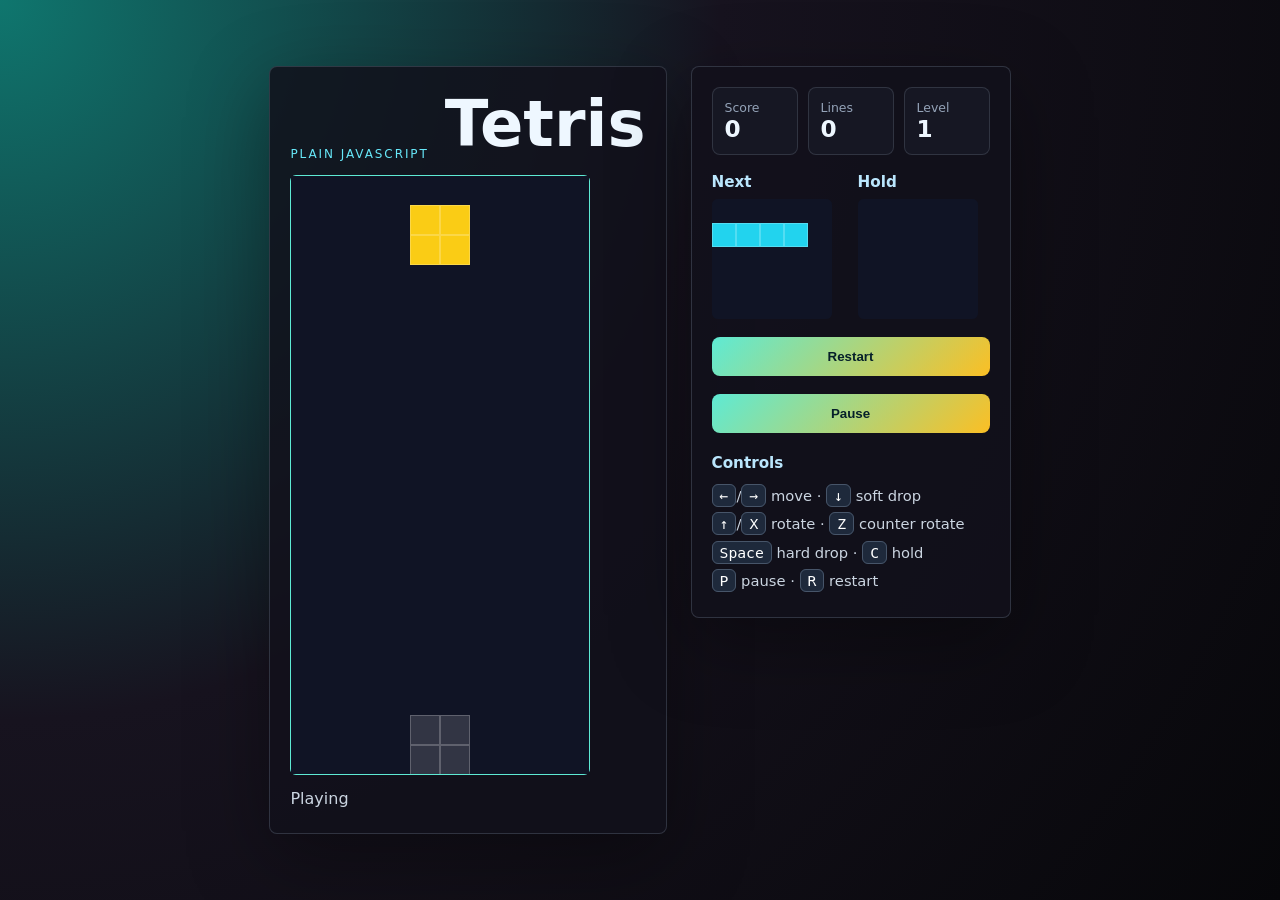
<file: examples/tetris-codex-smoke/index.html>
<!doctype html>
<html lang="en">
<head>
  <meta charset="utf-8" />
  <meta name="viewport" content="width=device-width, initial-scale=1" />
  <title>Tetris Smoke</title>
  <link rel="stylesheet" href="styles.css" />
</head>
<body>
  <main class="shell">
    <section class="game-card">
      <header>
        <p class="eyebrow">Plain JavaScript</p>
        <h1>Tetris</h1>
      </header>
      <canvas id="board" width="300" height="600" aria-label="Tetris board"></canvas>
      <p id="status" class="status">Ready</p>
    </section>

    <aside class="panel">
      <div class="stats">
        <div><span>Score</span><strong id="score">0</strong></div>
        <div><span>Lines</span><strong id="lines">0</strong></div>
        <div><span>Level</span><strong id="level">1</strong></div>
      </div>

      <div class="preview-grid">
        <section>
          <h2>Next</h2>
          <canvas id="next" width="120" height="120"></canvas>
        </section>
        <section>
          <h2>Hold</h2>
          <canvas id="hold" width="120" height="120"></canvas>
        </section>
      </div>

      <button id="restart" type="button">Restart</button>
      <button id="pause" type="button">Pause</button>

      <section class="controls">
        <h2>Controls</h2>
        <p><kbd>←</kbd>/<kbd>→</kbd> move · <kbd>↓</kbd> soft drop</p>
        <p><kbd>↑</kbd>/<kbd>X</kbd> rotate · <kbd>Z</kbd> counter rotate</p>
        <p><kbd>Space</kbd> hard drop · <kbd>C</kbd> hold</p>
        <p><kbd>P</kbd> pause · <kbd>R</kbd> restart</p>
      </section>
    </aside>
  </main>

  <script src="game.js"></script>
  <script>
    const game = new TetrisGame();
    const boardCanvas = document.getElementById('board');
    const nextCanvas = document.getElementById('next');
    const holdCanvas = document.getElementById('hold');
    const scoreEl = document.getElementById('score');
    const linesEl = document.getElementById('lines');
    const levelEl = document.getElementById('level');
    const statusEl = document.getElementById('status');
    const pauseBtn = document.getElementById('pause');
    const colors = TetrisGame.COLORS;
    const cell = 30;

    function drawCell(ctx, x, y, size, color) {
      ctx.fillStyle = color;
      ctx.fillRect(x * size, y * size, size, size);
      ctx.strokeStyle = 'rgba(255,255,255,.22)';
      ctx.strokeRect(x * size + 0.5, y * size + 0.5, size - 1, size - 1);
    }

    function drawBoard() {
      const ctx = boardCanvas.getContext('2d');
      ctx.clearRect(0, 0, boardCanvas.width, boardCanvas.height);
      ctx.fillStyle = '#101425';
      ctx.fillRect(0, 0, boardCanvas.width, boardCanvas.height);
      for (let y = 0; y < game.rows; y += 1) {
        for (let x = 0; x < game.cols; x += 1) {
          const type = game.board[y][x];
          if (type) drawCell(ctx, x, y, cell, colors[type]);
        }
      }
      for (const block of game.getGhostCells()) drawCell(ctx, block.x, block.y, cell, 'rgba(255,255,255,.14)');
      for (const block of game.getCurrentCells()) drawCell(ctx, block.x, block.y, cell, colors[game.current.type]);
      ctx.strokeStyle = '#5eead4';
      ctx.strokeRect(0.5, 0.5, boardCanvas.width - 1, boardCanvas.height - 1);
    }

    function drawMini(canvas, type) {
      const ctx = canvas.getContext('2d');
      ctx.clearRect(0, 0, canvas.width, canvas.height);
      ctx.fillStyle = '#101425';
      ctx.fillRect(0, 0, canvas.width, canvas.height);
      if (!type) return;
      const matrix = TetrisGame.SHAPES[type];
      const size = 24;
      const offsetX = Math.floor((5 - matrix[0].length) / 2);
      const offsetY = Math.floor((5 - matrix.length) / 2);
      matrix.forEach((row, y) => row.forEach((value, x) => {
        if (value) drawCell(ctx, x + offsetX, y + offsetY, size, colors[type]);
      }));
    }

    function render() {
      drawBoard();
      drawMini(nextCanvas, game.peekNextType());
      drawMini(holdCanvas, game.holdType);
      scoreEl.textContent = game.score;
      linesEl.textContent = game.lines;
      levelEl.textContent = game.level;
      pauseBtn.textContent = game.paused ? 'Resume' : 'Pause';
      statusEl.textContent = game.gameOver ? 'Game over — press R to restart' : game.paused ? 'Paused' : 'Playing';
    }

    let last = 0;
    let dropTimer = 0;
    function frame(time = 0) {
      const delta = time - last;
      last = time;
      if (!game.paused && !game.gameOver) {
        dropTimer += delta;
        if (dropTimer >= game.dropInterval) {
          game.softDrop();
          dropTimer = 0;
        }
      }
      render();
      requestAnimationFrame(frame);
    }

    document.addEventListener('keydown', (event) => {
      const action = {
        ArrowLeft: () => game.move(-1),
        ArrowRight: () => game.move(1),
        ArrowDown: () => game.softDrop(),
        ArrowUp: () => game.rotate(1),
        KeyX: () => game.rotate(1),
        KeyZ: () => game.rotate(-1),
        Space: () => game.hardDrop(),
        KeyC: () => game.hold(),
        KeyP: () => game.togglePause(),
        KeyR: () => game.restart(),
      }[event.code];
      if (action) {
        event.preventDefault();
        action();
        render();
      }
    });

    document.getElementById('restart').addEventListener('click', () => { game.restart(); render(); });
    pauseBtn.addEventListener('click', () => { game.togglePause(); render(); });
    frame();
  </script>
</body>
</html>
</file>
<file: examples/tetris-codex-smoke/styles.css>
:root {
  color-scheme: dark;
  font-family: Inter, ui-sans-serif, system-ui, -apple-system, BlinkMacSystemFont, "Segoe UI", sans-serif;
  background: radial-gradient(circle at top left, #0f766e, #17131f 46%, #07070a);
  color: #eef7ff;
}

* { box-sizing: border-box; }
body { margin: 0; min-height: 100vh; display: grid; place-items: center; padding: 24px; }
.shell { display: grid; grid-template-columns: auto 320px; gap: 24px; align-items: start; }
.game-card, .panel { background: rgba(18, 17, 27, .86); border: 1px solid rgba(148, 163, 184, .24); border-radius: 8px; padding: 20px; box-shadow: 0 24px 80px rgba(0,0,0,.35); }
header { display: flex; align-items: end; justify-content: space-between; gap: 16px; margin-bottom: 14px; }
h1 { margin: 0; font-size: clamp(2rem, 6vw, 4rem); letter-spacing: 0; }
.eyebrow { margin: 0; color: #67e8f9; text-transform: uppercase; letter-spacing: .16em; font-size: .75rem; }
canvas { display: block; border-radius: 6px; background: #101425; max-width: 100%; }
#board { width: min(75vw, 300px); height: auto; }
.status { min-height: 1.5rem; color: #cbd5e1; margin: 14px 0 0; }
.panel { display: grid; gap: 18px; }
.stats { display: grid; grid-template-columns: repeat(3, 1fr); gap: 10px; }
.stats div { padding: 12px; border-radius: 8px; background: rgba(24, 25, 37, .9); border: 1px solid rgba(148, 163, 184, .2); }
.stats span { display: block; color: #94a3b8; font-size: .78rem; }
.stats strong { font-size: 1.45rem; }
.preview-grid { display: grid; grid-template-columns: 1fr 1fr; gap: 14px; }
h2 { margin: 0 0 8px; font-size: .95rem; color: #bae6fd; }
button { border: 0; border-radius: 8px; padding: 12px 18px; color: #06202a; background: linear-gradient(135deg, #5eead4, #fbbf24); font-weight: 800; cursor: pointer; }
button:hover { filter: brightness(1.08); }
.controls { color: #cbd5e1; line-height: 1.65; font-size: .92rem; }
.controls p { margin: 4px 0; }
kbd { padding: 2px 7px; border-radius: 6px; background: #1e293b; color: #fff; border: 1px solid #475569; }
@media (max-width: 760px) { .shell { grid-template-columns: 1fr; } .panel { width: min(100%, 340px); } }
</file>
